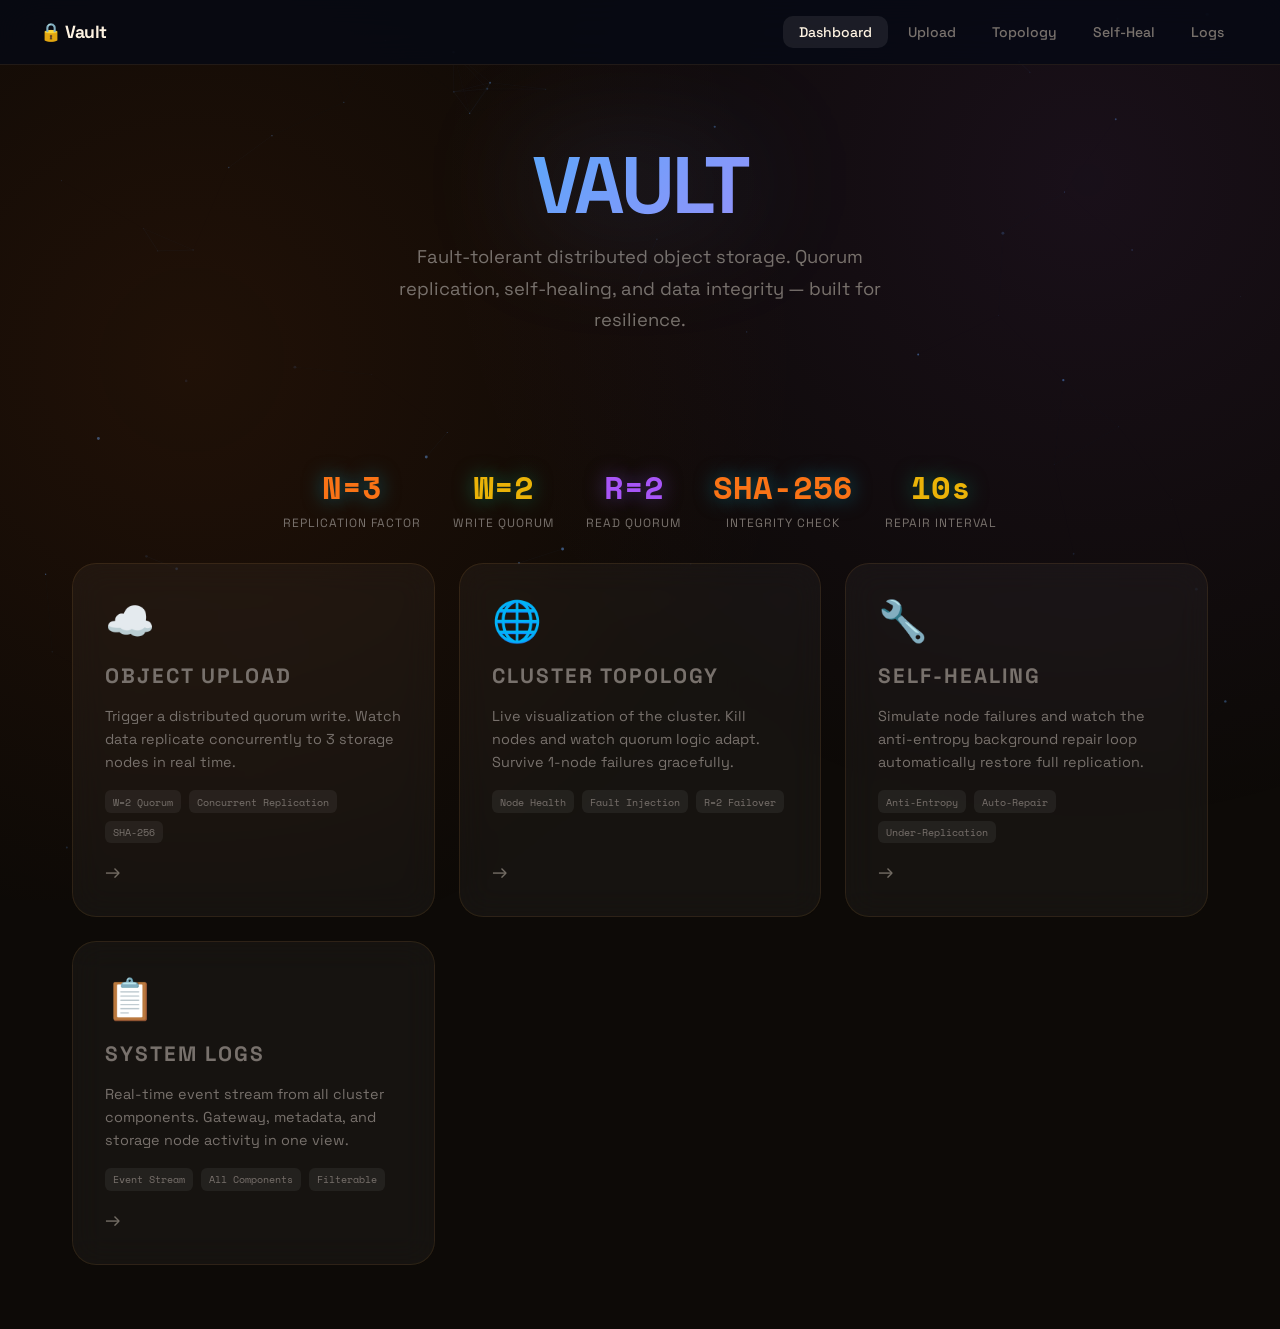
<file: index.html>
<!DOCTYPE html>
<html lang="en">
<head>
    <meta charset="UTF-8">
    <meta name="viewport" content="width=device-width, initial-scale=1.0">
    <title>Vault — Dashboard</title>
    <link href="https://fonts.googleapis.com/css2?family=Space+Grotesk:wght@300;400;500;600;700&family=Space+Mono:wght@400;700&display=swap" rel="stylesheet">
    <link rel="stylesheet" href="shared.css">
    <style>
        .hero { text-align: center; padding: 5rem 2rem 3rem; position: relative; z-index: 2; }
        .hero h1 {
            font-size: 5rem; font-weight: 700; letter-spacing: -3px; line-height: 1;
            background: linear-gradient(135deg, #e2e8f0 0%, #60a5fa 40%, #a78bfa 70%, #34d399 100%);
            -webkit-background-clip: text; -webkit-text-fill-color: transparent;
            filter: drop-shadow(0 0 60px rgba(96,165,250,0.3));
            margin-bottom: 1rem;
        }
        .hero p { color: var(--muted); font-size: 1.15rem; max-width: 500px; margin: 0 auto 3rem; line-height: 1.7; }

        .feature-grid {
            display: grid;
            grid-template-columns: repeat(auto-fit, minmax(280px, 1fr));
            gap: 1.5rem;
            max-width: 1200px;
            margin: 0 auto;
            padding: 0 2rem 4rem;
            position: relative; z-index: 2;
        }

        .feature-card {
            background: var(--glass);
            border: 1px solid var(--glass-border);
            border-radius: 24px;
            padding: 2rem;
            text-decoration: none;
            color: var(--text);
            transition: all 0.3s cubic-bezier(0.4, 0, 0.2, 1);
            display: flex; flex-direction: column; gap: 1rem;
            position: relative; overflow: hidden;
            backdrop-filter: blur(16px);
        }

        .feature-card::before {
            content: ''; position: absolute; inset: 0;
            opacity: 0; transition: opacity 0.3s ease;
        }
        .feature-card.blue::before  { background: radial-gradient(circle at 30% 30%, rgba(37,99,235,0.15), transparent 60%); }
        .feature-card.green::before { background: radial-gradient(circle at 30% 30%, rgba(16,185,129,0.15), transparent 60%); }
        .feature-card.purple::before{ background: radial-gradient(circle at 30% 30%, rgba(139,92,246,0.15), transparent 60%); }
        .feature-card.amber::before { background: radial-gradient(circle at 30% 30%, rgba(245,158,11,0.15), transparent 60%); }

        .feature-card:hover { transform: translateY(-6px); border-color: rgba(255,255,255,0.15); }
        .feature-card:hover::before { opacity: 1; }
        .feature-card.blue:hover  { box-shadow: 0 20px 60px -15px rgba(37,99,235,0.4); }
        .feature-card.green:hover { box-shadow: 0 20px 60px -15px rgba(16,185,129,0.4); }
        .feature-card.purple:hover{ box-shadow: 0 20px 60px -15px rgba(139,92,246,0.4); }
        .feature-card.amber:hover { box-shadow: 0 20px 60px -15px rgba(245,158,11,0.4); }

        .card-icon { font-size: 2.5rem; }
        .card-title { font-size: 1.3rem; font-weight: 700; }
        .card-desc { font-size: 0.9rem; color: var(--muted); line-height: 1.6; }
        .card-arrow { margin-top: auto; font-size: 1.2rem; opacity: 0.4; transition: opacity 0.2s, transform 0.2s; }
        .feature-card:hover .card-arrow { opacity: 1; transform: translateX(6px); }

        .badge-row { display: flex; gap: 0.5rem; flex-wrap: wrap; }
        .badge {
            font-family: 'Space Mono', monospace; font-size: 0.65rem;
            padding: 0.2rem 0.5rem; border-radius: 6px;
            background: rgba(255,255,255,0.06); color: var(--muted);
        }

        .metrics-bar {
            display: flex; gap: 2rem; justify-content: center; flex-wrap: wrap;
            padding: 2rem; max-width: 800px; margin: 0 auto;
            position: relative; z-index: 2;
        }
        .metric { text-align: center; }
        .metric-val { font-family: 'Space Mono', monospace; font-size: 2rem; font-weight: 700; }
        .metric-val.c1 { color: var(--cyan); text-shadow: 0 0 20px rgba(6,182,212,0.5); }
        .metric-val.c2 { color: var(--green); text-shadow: 0 0 20px rgba(16,185,129,0.5); }
        .metric-val.c3 { color: var(--purple); text-shadow: 0 0 20px rgba(139,92,246,0.5); }
        .metric-label { font-size: 0.75rem; text-transform: uppercase; letter-spacing: 1px; color: var(--muted); margin-top: 0.25rem; }
    </style>
</head>
<body>
<canvas id="particles"></canvas>
<nav class="nav">
    <a href="index.html" class="nav-logo">🔒 Vault</a>
    <div class="nav-links">
        <a href="index.html" class="nav-link active">Dashboard</a>
        <a href="upload.html" class="nav-link">Upload</a>
        <a href="topology.html" class="nav-link">Topology</a>
        <a href="repair.html" class="nav-link">Self-Heal</a>
        <a href="logs.html" class="nav-link">Logs</a>
    </div>
</nav>

<div class="hero">
    <h1>VAULT</h1>
    <p>Fault-tolerant distributed object storage. Quorum replication, self-healing, and data integrity — built for resilience.</p>
</div>

<div class="metrics-bar">
    <div class="metric"><div class="metric-val c1">N=3</div><div class="metric-label">Replication Factor</div></div>
    <div class="metric"><div class="metric-val c2">W=2</div><div class="metric-label">Write Quorum</div></div>
    <div class="metric"><div class="metric-val c3">R=2</div><div class="metric-label">Read Quorum</div></div>
    <div class="metric"><div class="metric-val c1">SHA-256</div><div class="metric-label">Integrity Check</div></div>
    <div class="metric"><div class="metric-val c2">10s</div><div class="metric-label">Repair Interval</div></div>
</div>

<div class="feature-grid">
    <a href="upload.html" class="feature-card blue">
        <div class="card-icon">☁️</div>
        <div class="card-title">Object Upload</div>
        <div class="card-desc">Trigger a distributed quorum write. Watch data replicate concurrently to 3 storage nodes in real time.</div>
        <div class="badge-row">
            <span class="badge">W=2 Quorum</span>
            <span class="badge">Concurrent Replication</span>
            <span class="badge">SHA-256</span>
        </div>
        <div class="card-arrow">→</div>
    </a>

    <a href="topology.html" class="feature-card green">
        <div class="card-icon">🌐</div>
        <div class="card-title">Cluster Topology</div>
        <div class="card-desc">Live visualization of the cluster. Kill nodes and watch quorum logic adapt. Survive 1-node failures gracefully.</div>
        <div class="badge-row">
            <span class="badge">Node Health</span>
            <span class="badge">Fault Injection</span>
            <span class="badge">R=2 Failover</span>
        </div>
        <div class="card-arrow">→</div>
    </a>

    <a href="repair.html" class="feature-card purple">
        <div class="card-icon">🔧</div>
        <div class="card-title">Self-Healing</div>
        <div class="card-desc">Simulate node failures and watch the anti-entropy background repair loop automatically restore full replication.</div>
        <div class="badge-row">
            <span class="badge">Anti-Entropy</span>
            <span class="badge">Auto-Repair</span>
            <span class="badge">Under-Replication</span>
        </div>
        <div class="card-arrow">→</div>
    </a>

    <a href="logs.html" class="feature-card amber">
        <div class="card-icon">📋</div>
        <div class="card-title">System Logs</div>
        <div class="card-desc">Real-time event stream from all cluster components. Gateway, metadata, and storage node activity in one view.</div>
        <div class="badge-row">
            <span class="badge">Event Stream</span>
            <span class="badge">All Components</span>
            <span class="badge">Filterable</span>
        </div>
        <div class="card-arrow">→</div>
    </a>
</div>

<script src="shared.js"></script>
</body>
</html>
</file>
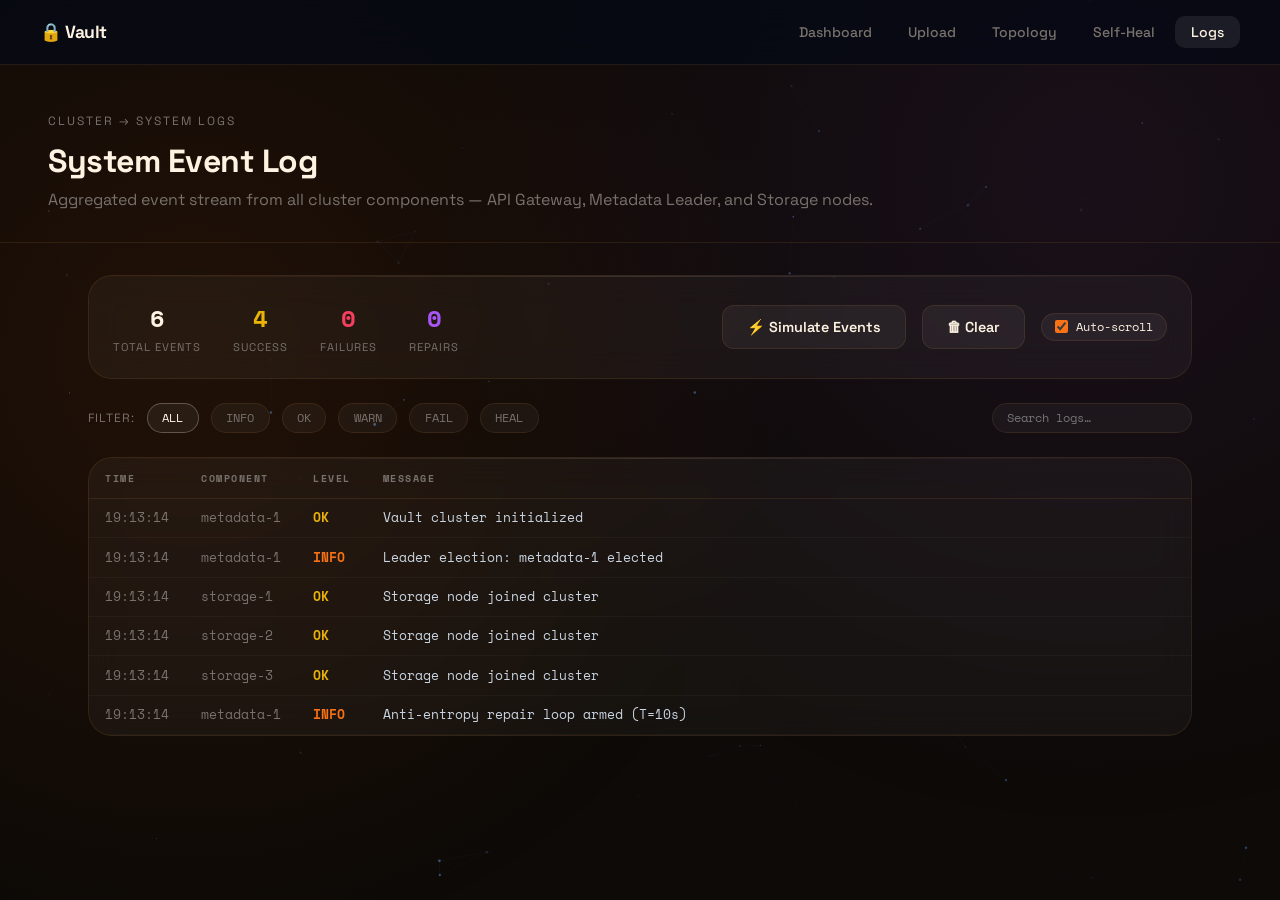
<file: logs.html>
<!DOCTYPE html>
<html lang="en">
<head>
    <meta charset="UTF-8">
    <meta name="viewport" content="width=device-width, initial-scale=1.0">
    <title>Vault — System Logs</title>
    <link href="https://fonts.googleapis.com/css2?family=Space+Grotesk:wght@300;400;500;600;700&family=Space+Mono:wght@400;700&display=swap" rel="stylesheet">
    <link rel="stylesheet" href="shared.css">
    <style>
        .log-layout { display: flex; flex-direction: column; gap: 1.5rem; }

        /* Filter bar */
        .filter-bar {
            display: flex; gap: 0.75rem; flex-wrap: wrap; align-items: center;
        }

        .filter-btn {
            padding: 0.35rem 0.9rem; border-radius: 100px;
            border: 1px solid var(--glass-border);
            background: rgba(255,255,255,0.04);
            font-family: 'Space Mono', monospace; font-size: 0.72rem;
            cursor: pointer; transition: all 0.2s ease; color: var(--muted);
        }
        .filter-btn:hover { color: var(--text); border-color: rgba(255,255,255,0.2); }
        .filter-btn.active { color: var(--text); background: rgba(255,255,255,0.1); border-color: rgba(255,255,255,0.25); }
        .filter-btn.INFO  { --c: var(--cyan); }
        .filter-btn.OK    { --c: var(--green); }
        .filter-btn.WARN  { --c: var(--amber); }
        .filter-btn.FAIL  { --c: var(--red); }
        .filter-btn.HEAL  { --c: var(--purple); }
        .filter-btn.active { color: var(--c, var(--text)); border-color: var(--c, rgba(255,255,255,0.25)); background: rgba(255,255,255,0.05); }

        /* Live log table */
        .log-table-wrap {
            flex: 1;
        }

        .log-table {
            width: 100%;
            border-collapse: collapse;
            font-family: 'Space Mono', monospace;
            font-size: 0.8rem;
        }

        .log-table th {
            text-align: left; padding: 0.75rem 1rem;
            font-size: 0.65rem; text-transform: uppercase; letter-spacing: 1.5px;
            color: var(--muted); font-weight: 600;
            border-bottom: 1px solid var(--glass-border);
        }

        .log-table td {
            padding: 0.6rem 1rem; border-bottom: 1px solid rgba(255,255,255,0.03);
            vertical-align: top;
        }

        .log-table tr { opacity: 0; animation: slideIn 0.25s forwards; }
        .log-table tr:hover td { background: rgba(255,255,255,0.02); }

        .log-table .ts { color: var(--muted); white-space: nowrap; }
        .log-table .component { color: var(--muted); white-space: nowrap; }
        .log-table .tag { font-weight: 700; white-space: nowrap; }
        .tag.INFO { color: var(--cyan); }
        .tag.OK   { color: var(--green); }
        .tag.WARN { color: var(--amber); }
        .tag.FAIL { color: var(--red); }
        .tag.HEAL { color: var(--purple); }
        .tag.DEBUG { color: var(--muted); }

        .log-table .msg { color: #cbd5e1; line-height: 1.5; word-break: break-word; }

        /* Stats row */
        .log-stats {
            display: flex; gap: 2rem; flex-wrap: wrap;
        }
        .ls { text-align: center; }
        .ls-val { font-family: 'Space Mono', monospace; font-size: 1.5rem; font-weight: 700; }
        .ls-label { font-size: 0.7rem; text-transform: uppercase; letter-spacing: 1px; color: var(--muted); margin-top: 0.2rem; }

        /* Simulate Events btn */
        .sim-panel { display: flex; gap: 1rem; flex-wrap: wrap; align-items: center; }

        .table-container { max-height: 480px; overflow-y: auto; }
    </style>
</head>
<body>
<canvas id="particles"></canvas>

<nav class="nav">
    <a href="index.html" class="nav-logo">🔒 Vault</a>
    <div class="nav-links">
        <a href="index.html" class="nav-link">Dashboard</a>
        <a href="upload.html" class="nav-link">Upload</a>
        <a href="topology.html" class="nav-link">Topology</a>
        <a href="repair.html" class="nav-link">Self-Heal</a>
        <a href="logs.html" class="nav-link active">Logs</a>
    </div>
</nav>

<div class="page-header">
    <div class="breadcrumb">Cluster → System Logs</div>
    <h2>System Event Log</h2>
    <p>Aggregated event stream from all cluster components — API Gateway, Metadata Leader, and Storage nodes.</p>
</div>

<div class="page-body">
    <div class="log-layout">

        <!-- Stats + controls -->
        <div class="card" style="padding: 1.5rem; display: flex; justify-content: space-between; align-items: center; flex-wrap: wrap; gap: 1.5rem;">
            <div class="log-stats">
                <div class="ls"><div class="ls-val" id="cnt-total" style="color:var(--text)">0</div><div class="ls-label">Total Events</div></div>
                <div class="ls"><div class="ls-val" id="cnt-ok" style="color:var(--green)">0</div><div class="ls-label">Success</div></div>
                <div class="ls"><div class="ls-val" id="cnt-fail" style="color:var(--red)">0</div><div class="ls-label">Failures</div></div>
                <div class="ls"><div class="ls-val" id="cnt-heal" style="color:var(--purple)">0</div><div class="ls-label">Repairs</div></div>
            </div>

            <div class="sim-panel">
                <button class="btn btn-ghost" onclick="simulateEvents()">⚡ Simulate Events</button>
                <button class="btn btn-ghost" onclick="clearLogs()">🗑 Clear</button>
                <label class="chip" style="cursor:pointer; gap:0.5rem; user-select:none;">
                    <input type="checkbox" id="autoScroll" checked style="accent-color:var(--cyan)">
                    <span>Auto-scroll</span>
                </label>
            </div>
        </div>

        <!-- Filter bar -->
        <div class="filter-bar">
            <span style="font-size: 0.75rem; color:var(--muted); text-transform:uppercase; letter-spacing:1px;">Filter:</span>
            <button class="filter-btn active" onclick="setFilter('ALL')" data-tag="ALL">ALL</button>
            <button class="filter-btn INFO"  onclick="setFilter('INFO')"  data-tag="INFO">INFO</button>
            <button class="filter-btn OK"    onclick="setFilter('OK')"    data-tag="OK">OK</button>
            <button class="filter-btn WARN"  onclick="setFilter('WARN')"  data-tag="WARN">WARN</button>
            <button class="filter-btn FAIL"  onclick="setFilter('FAIL')"  data-tag="FAIL">FAIL</button>
            <button class="filter-btn HEAL"  onclick="setFilter('HEAL')"  data-tag="HEAL">HEAL</button>
            <input type="text" id="searchInput" placeholder="Search logs…" oninput="applySearch()"
                style="margin-left:auto; padding:0.35rem 0.9rem; border-radius:100px; border:1px solid var(--glass-border); background:rgba(255,255,255,0.04); color:var(--text); font-family:'Space Mono',monospace; font-size:0.75rem; outline:none; width:200px;">
        </div>

        <!-- Log table -->
        <div class="card" style="padding: 0; overflow: hidden;">
            <div class="table-container" id="tableContainer">
                <table class="log-table">
                    <thead>
                        <tr>
                            <th style="width:90px">Time</th>
                            <th style="width:110px">Component</th>
                            <th style="width:60px">Level</th>
                            <th>Message</th>
                        </tr>
                    </thead>
                    <tbody id="logBody"></tbody>
                </table>
            </div>
        </div>
    </div>
</div>

<script src="shared.js"></script>
<script>
    let allLogs = [];
    let activeFilter = 'ALL';
    let searchTerm = '';
    const counts = { total: 0, ok: 0, fail: 0, heal: 0 };

    const COMPONENTS = ['api-gateway', 'metadata-1', 'storage-1', 'storage-2', 'storage-3'];

    function addLogRow(ts, component, tag, msg, animate = true) {
        allLogs.push({ ts, component, tag, msg });
        counts.total++;
        if (tag === 'OK')   counts.ok++;
        if (tag === 'FAIL') counts.fail++;
        if (tag === 'HEAL') counts.heal++;
        updateCounts();

        // Persist to shared store
        const feed = Store.get('logFeed', []);
        feed.push({ ts, tag, msg: `[${component}] ${msg}` });
        if (feed.length > 300) feed.shift();
        Store.set('logFeed', feed);

        renderTable();
    }

    function updateCounts() {
        document.getElementById('cnt-total').textContent = counts.total;
        document.getElementById('cnt-ok').textContent = counts.ok;
        document.getElementById('cnt-fail').textContent = counts.fail;
        document.getElementById('cnt-heal').textContent = counts.heal;
    }

    function setFilter(tag) {
        activeFilter = tag;
        document.querySelectorAll('.filter-btn').forEach(b => {
            b.classList.toggle('active', b.dataset.tag === tag);
        });
        renderTable();
    }

    function applySearch() {
        searchTerm = document.getElementById('searchInput').value.toLowerCase();
        renderTable();
    }

    function renderTable() {
        const tbody = document.getElementById('logBody');
        tbody.innerHTML = '';
        const filtered = allLogs.filter(l => {
            if (activeFilter !== 'ALL' && l.tag !== activeFilter) return false;
            if (searchTerm && !l.msg.toLowerCase().includes(searchTerm) && !l.component.toLowerCase().includes(searchTerm)) return false;
            return true;
        });

        filtered.slice(-200).forEach(l => {
            const tr = document.createElement('tr');
            tr.innerHTML = `
                <td class="ts">${l.ts}</td>
                <td class="component">${l.component}</td>
                <td class="tag ${l.tag}">${l.tag}</td>
                <td class="msg">${l.msg}</td>
            `;
            tbody.appendChild(tr);
        });

        if (document.getElementById('autoScroll').checked) {
            const c = document.getElementById('tableContainer');
            c.scrollTo({ top: c.scrollHeight, behavior: 'smooth' });
        }
    }

    function clearLogs() {
        allLogs = []; counts.total = 0; counts.ok = 0; counts.fail = 0; counts.heal = 0;
        updateCounts(); renderTable();
    }

    // Simulate a stream of realistic cluster events
    function simulateEvents() {
        const events = [
            ['api-gateway', 'INFO',  'PUT /objects/report-2026.pdf received'],
            ['api-gateway', 'INFO',  'Requesting placement from metadata-1'],
            ['metadata-1',  'INFO',  'Placement computed: storage-1, storage-2, storage-3'],
            ['api-gateway', 'INFO',  'Dispatching chunk writes to 3 nodes'],
            ['storage-1',   'OK',    'Chunk written — sha256: a3f2...9c1'],
            ['storage-2',   'OK',    'Chunk written — sha256: a3f2...9c1'],
            ['storage-3',   'OK',    'Chunk written — sha256: a3f2...9c1'],
            ['api-gateway', 'OK',    'Write quorum achieved (3/3). Committing.'],
            ['metadata-1',  'OK',    'Object committed: obj-abc123'],
            ['metadata-1',  'INFO',  '[Anti-Entropy] Repair cycle started'],
            ['metadata-1',  'INFO',  '[Anti-Entropy] All 3 replicas healthy — no action needed'],
            ['storage-2',   'WARN',  'Disk usage at 72% — approaching threshold'],
            ['api-gateway', 'INFO',  'GET /objects/report-2026.pdf received'],
            ['metadata-1',  'INFO',  'Resolving replicas for obj-abc123'],
            ['storage-1',   'OK',    'Chunk served — checksum verified'],
            ['api-gateway', 'OK',    'Read served in 12ms'],
            ['storage-1',   'FAIL',  'Heartbeat LOST — node DEAD'],
            ['metadata-1',  'WARN',  'Cluster degraded: 2/3 nodes healthy'],
            ['metadata-1',  'INFO',  '[Anti-Entropy] Repair loop detected under-replication'],
            ['metadata-1',  'WARN',  '[Anti-Entropy] 3 chunks under-replicated on storage-1'],
            ['storage-1',   'INFO',  'Node reconnected to cluster'],
            ['metadata-1',  'HEAL',  '[Repair] Orchestrating: storage-2 → storage-1'],
            ['storage-2',   'HEAL',  'Chunk stream: 1/3 sent'],
            ['storage-2',   'HEAL',  'Chunk stream: 2/3 sent'],
            ['storage-2',   'HEAL',  'Chunk stream: 3/3 sent'],
            ['storage-1',   'HEAL',  'All 3 chunks received and verified'],
            ['metadata-1',  'HEAL',  '[Repair] storage-1 fully repaired — N=3 restored'],
            ['metadata-1',  'OK',    'Cluster OPERATIONAL — all nodes healthy'],
        ];

        let delay = 0;
        events.forEach(([comp, tag, msg]) => {
            setTimeout(() => {
                const ts = new Date().toLocaleTimeString('en', { hour12: false });
                addLogRow(ts, comp, tag, msg);
            }, delay);
            delay += 250 + Math.random() * 150;
        });
    }

    // Load persisted logs from other pages
    function loadPersistedLogs() {
        const feed = Store.get('logFeed', []);
        feed.forEach(l => {
            allLogs.push({ ts: l.ts, component: 'cluster', tag: l.tag, msg: l.msg });
            counts.total++;
            if (l.tag === 'OK')   counts.ok++;
            if (l.tag === 'FAIL') counts.fail++;
            if (l.tag === 'HEAL') counts.heal++;
        });
        updateCounts();
        renderTable();
    }

    loadPersistedLogs();

    // Add some boot events if empty
    if (allLogs.length === 0) {
        const ts = new Date().toLocaleTimeString('en', { hour12: false });
        addLogRow(ts, 'metadata-1', 'OK',   'Vault cluster initialized');
        addLogRow(ts, 'metadata-1', 'INFO', 'Leader election: metadata-1 elected');
        addLogRow(ts, 'storage-1',  'OK',   'Storage node joined cluster');
        addLogRow(ts, 'storage-2',  'OK',   'Storage node joined cluster');
        addLogRow(ts, 'storage-3',  'OK',   'Storage node joined cluster');
        addLogRow(ts, 'metadata-1', 'INFO', 'Anti-entropy repair loop armed (T=10s)');
    }
</script>
</body>
</html>
</file>
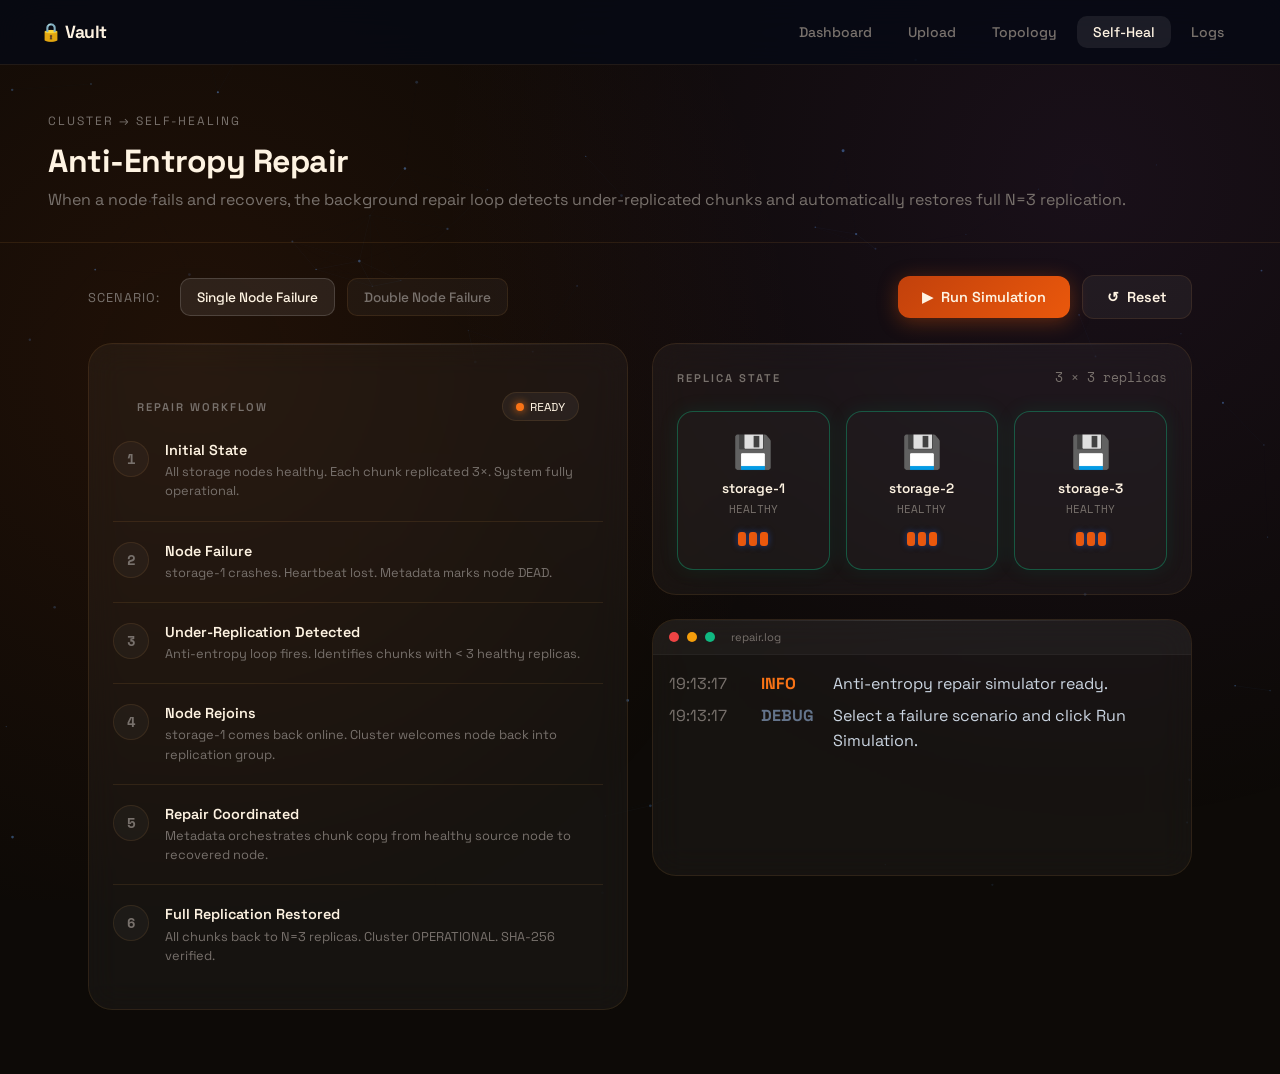
<file: repair.html>
<!DOCTYPE html>
<html lang="en">
<head>
    <meta charset="UTF-8">
    <meta name="viewport" content="width=device-width, initial-scale=1.0">
    <title>Vault — Self-Healing</title>
    <link href="https://fonts.googleapis.com/css2?family=Space+Grotesk:wght@300;400;500;600;700&family=Space+Mono:wght@400;700&display=swap" rel="stylesheet">
    <link rel="stylesheet" href="shared.css">
    <style>
        .heal-layout { display: grid; grid-template-columns: 1fr 1fr; gap: 1.5rem; }

        /* Step-by-step tracker */
        .step-list { display: flex; flex-direction: column; gap: 0; }

        .step-item {
            display: flex; gap: 1rem; padding: 1.25rem 0;
            border-bottom: 1px solid var(--glass-border);
            position: relative;
        }
        .step-item:last-child { border-bottom: none; }

        .step-num {
            width: 36px; height: 36px; border-radius: 50%; flex-shrink: 0;
            display: flex; align-items: center; justify-content: center;
            font-family: 'Space Mono', monospace; font-size: 0.85rem; font-weight: 700;
            border: 1px solid var(--glass-border); background: rgba(255,255,255,0.03);
            color: var(--muted); transition: all 0.4s ease;
        }

        .step-item.active .step-num   { border-color: var(--cyan); color: var(--cyan); background: rgba(6,182,212,0.1); box-shadow: 0 0 15px rgba(6,182,212,0.3); }
        .step-item.done .step-num     { border-color: var(--green); color: var(--green); background: rgba(16,185,129,0.1); }
        .step-item.error-step .step-num { border-color: var(--red); color: var(--red); background: rgba(239,68,68,0.1); }

        .step-body { flex: 1; }
        .step-title { font-weight: 600; font-size: 0.9rem; margin-bottom: 0.2rem; transition: color 0.3s; }
        .step-desc { font-size: 0.8rem; color: var(--muted); line-height: 1.5; }
        .step-item.active .step-title { color: var(--cyan); }
        .step-item.done  .step-title  { color: var(--green); }
        .step-item.error-step .step-title { color: var(--red); }

        .step-status {
            font-family: 'Space Mono', monospace; font-size: 0.7rem;
            margin-top: 0.5rem; display: none;
            padding: 0.25rem 0.6rem; border-radius: 6px; width: fit-content;
        }
        .step-item.active .step-status, .step-item.done .step-status { display: block; }
        .step-item.active .step-status { background: rgba(6,182,212,0.1); color: var(--cyan); }
        .step-item.done   .step-status { background: rgba(16,185,129,0.1); color: var(--green); }

        /* Replica grid */
        .replica-grid {
            display: grid; grid-template-columns: repeat(3, 1fr); gap: 1rem;
            padding: 1.5rem;
        }

        .replica-card {
            background: rgba(255,255,255,0.02); border: 1px solid var(--glass-border);
            border-radius: 16px; padding: 1.25rem; text-align: center;
            transition: all 0.4s cubic-bezier(0.4,0,0.2,1);
        }

        .replica-card.healthy { border-color: rgba(16,185,129,0.4); box-shadow: 0 0 20px rgba(16,185,129,0.1); }
        .replica-card.dead    { border-color: rgba(239,68,68,0.4); opacity: 0.55; filter: grayscale(0.8); }
        .replica-card.repairing { border-color: rgba(6,182,212,0.8); box-shadow: 0 0 30px rgba(6,182,212,0.3); animation: repairPulse 1s infinite; }
        .replica-card.repaired  { border-color: rgba(139,92,246,0.7); box-shadow: 0 0 30px rgba(139,92,246,0.3); }

        @keyframes repairPulse { 0%,100%{box-shadow:0 0 20px rgba(6,182,212,0.3)} 50%{box-shadow:0 0 40px rgba(6,182,212,0.7)} }

        .rc-icon { font-size: 2rem; margin-bottom: 0.5rem; }
        .rc-name { font-weight: 600; font-size: 0.85rem; }
        .rc-state { font-family: 'Space Mono', monospace; font-size: 0.68rem; color: var(--muted); margin-top: 0.25rem; }

        .rc-chunks {
            margin-top: 0.75rem; display: flex; gap: 3px; justify-content: center; flex-wrap: wrap;
            min-height: 20px; align-items: center;
        }
        .chunk-block {
            width: 8px; height: 14px; border-radius: 3px; background: var(--blue);
            box-shadow: 0 0 6px rgba(37,99,235,0.5);
            animation: popBlock 0.3s cubic-bezier(0.175,0.885,0.32,1.275);
        }
        .chunk-block.missing  { background: rgba(255,255,255,0.1); box-shadow: none; }
        .chunk-block.repaired { background: var(--purple); box-shadow: 0 0 6px rgba(139,92,246,0.5); }

        @keyframes popBlock { 0%{transform:scale(0);opacity:0} 100%{transform:scale(1);opacity:1} }

        /* Scenario selector */
        .scenario-btn {
            padding: 0.6rem 1rem; border-radius: 10px; border: 1px solid var(--glass-border);
            background: rgba(255,255,255,0.04); color: var(--muted);
            font-family: 'Space Grotesk', sans-serif; font-size: 0.85rem; font-weight: 500;
            cursor: pointer; transition: all 0.2s ease;
        }
        .scenario-btn:hover, .scenario-btn.active {
            background: rgba(255,255,255,0.08); color: var(--text); border-color: rgba(255,255,255,0.15);
        }
    </style>
</head>
<body>
<canvas id="particles"></canvas>

<nav class="nav">
    <a href="index.html" class="nav-logo">🔒 Vault</a>
    <div class="nav-links">
        <a href="index.html" class="nav-link">Dashboard</a>
        <a href="upload.html" class="nav-link">Upload</a>
        <a href="topology.html" class="nav-link">Topology</a>
        <a href="repair.html" class="nav-link active">Self-Heal</a>
        <a href="logs.html" class="nav-link">Logs</a>
    </div>
</nav>

<div class="page-header">
    <div class="breadcrumb">Cluster → Self-Healing</div>
    <h2>Anti-Entropy Repair</h2>
    <p>When a node fails and recovers, the background repair loop detects under-replicated chunks and automatically restores full N=3 replication.</p>
</div>

<div class="page-body">
    <div style="display:flex; gap:0.75rem; margin-bottom:1.5rem; flex-wrap:wrap; align-items:center;">
        <span style="font-size:0.8rem; color:var(--muted); text-transform:uppercase; letter-spacing:1px; margin-right:0.5rem;">Scenario:</span>
        <button class="scenario-btn active" onclick="selectScenario('single')">Single Node Failure</button>
        <button class="scenario-btn" onclick="selectScenario('double')">Double Node Failure</button>
        <button class="btn btn-primary" id="runBtn" onclick="runScenario()" style="margin-left:auto;">▶ &nbsp;Run Simulation</button>
        <button class="btn btn-ghost" onclick="resetScenario()">↺ &nbsp;Reset</button>
    </div>

    <div class="heal-layout">
        <!-- Steps panel -->
        <div class="card" style="padding: 1.5rem;">
            <div class="card-header" style="margin-bottom: 0;">
                <span class="card-title">Repair Workflow</span>
                <span id="overallStatus" class="chip"><span class="chip-dot cyan"></span>READY</span>
            </div>
            <div class="step-list" id="stepList">
                <div class="step-item" id="step-1">
                    <div class="step-num">1</div>
                    <div class="step-body">
                        <div class="step-title">Initial State</div>
                        <div class="step-desc">All storage nodes healthy. Each chunk replicated 3×. System fully operational.</div>
                        <div class="step-status" id="ss-1">HEALTHY</div>
                    </div>
                </div>
                <div class="step-item" id="step-2">
                    <div class="step-num">2</div>
                    <div class="step-body">
                        <div class="step-title">Node Failure</div>
                        <div class="step-desc">storage-1 crashes. Heartbeat lost. Metadata marks node DEAD.</div>
                        <div class="step-status" id="ss-2">NODE DEAD</div>
                    </div>
                </div>
                <div class="step-item" id="step-3">
                    <div class="step-num">3</div>
                    <div class="step-body">
                        <div class="step-title">Under-Replication Detected</div>
                        <div class="step-desc">Anti-entropy loop fires. Identifies chunks with &lt; 3 healthy replicas.</div>
                        <div class="step-status" id="ss-3">LOOP FIRED</div>
                    </div>
                </div>
                <div class="step-item" id="step-4">
                    <div class="step-num">4</div>
                    <div class="step-body">
                        <div class="step-title">Node Rejoins</div>
                        <div class="step-desc">storage-1 comes back online. Cluster welcomes node back into replication group.</div>
                        <div class="step-status" id="ss-4">REJOINED</div>
                    </div>
                </div>
                <div class="step-item" id="step-5">
                    <div class="step-num">5</div>
                    <div class="step-body">
                        <div class="step-title">Repair Coordinated</div>
                        <div class="step-desc">Metadata orchestrates chunk copy from healthy source node to recovered node.</div>
                        <div class="step-status" id="ss-5">REPAIRING…</div>
                    </div>
                </div>
                <div class="step-item" id="step-6">
                    <div class="step-num">6</div>
                    <div class="step-body">
                        <div class="step-title">Full Replication Restored</div>
                        <div class="step-desc">All chunks back to N=3 replicas. Cluster OPERATIONAL. SHA-256 verified.</div>
                        <div class="step-status" id="ss-6">HEALED ✓</div>
                    </div>
                </div>
            </div>
        </div>

        <!-- Visual replica grid + log -->
        <div style="display:flex; flex-direction:column; gap:1.5rem;">
            <div class="card" style="padding:0;">
                <div class="card-header" style="padding:1.5rem 1.5rem 0; margin-bottom:0;">
                    <span class="card-title">Replica State</span>
                    <span id="replicaCount" style="font-family:'Space Mono',monospace; font-size:0.8rem; color:var(--muted);">3 × 3 replicas</span>
                </div>
                <div class="replica-grid" id="replicaGrid">
                    <!-- Storage 1 -->
                    <div class="replica-card healthy" id="rc-s1">
                        <div class="rc-icon">💾</div>
                        <div class="rc-name">storage-1</div>
                        <div class="rc-state" id="rc-s1-state">HEALTHY</div>
                        <div class="rc-chunks" id="chunks-s1">
                            <div class="chunk-block"></div>
                            <div class="chunk-block"></div>
                            <div class="chunk-block"></div>
                        </div>
                    </div>
                    <!-- Storage 2 -->
                    <div class="replica-card healthy" id="rc-s2">
                        <div class="rc-icon">💾</div>
                        <div class="rc-name">storage-2</div>
                        <div class="rc-state" id="rc-s2-state">HEALTHY</div>
                        <div class="rc-chunks" id="chunks-s2">
                            <div class="chunk-block"></div>
                            <div class="chunk-block"></div>
                            <div class="chunk-block"></div>
                        </div>
                    </div>
                    <!-- Storage 3 -->
                    <div class="replica-card healthy" id="rc-s3">
                        <div class="rc-icon">💾</div>
                        <div class="rc-name">storage-3</div>
                        <div class="rc-state" id="rc-s3-state">HEALTHY</div>
                        <div class="rc-chunks" id="chunks-s3">
                            <div class="chunk-block"></div>
                            <div class="chunk-block"></div>
                            <div class="chunk-block"></div>
                        </div>
                    </div>
                </div>
            </div>

            <div class="card" style="padding:0;">
                <div class="terminal-bar">
                    <div class="term-dot" style="background:#ef4444"></div>
                    <div class="term-dot" style="background:#f59e0b"></div>
                    <div class="term-dot" style="background:#10b981"></div>
                    <span style="margin-left:0.5rem">repair.log</span>
                </div>
                <div class="terminal-body" id="repairLog" style="height:220px; overflow-y:auto;"></div>
            </div>
        </div>
    </div>
</div>

<script src="shared.js"></script>
<script>
    const log = (m, t='INFO') => appendLog('repairLog', m, t);
    let scenario = 'single';
    let running = false;

    function selectScenario(s) {
        scenario = s;
        document.querySelectorAll('.scenario-btn').forEach((b, i) => {
            b.classList.toggle('active', (i===0 && s==='single') || (i===1 && s==='double'));
        });
        resetScenario();
    }

    function setStep(num, state) {
        const el = document.getElementById('step-' + num);
        el.className = 'step-item ' + state;
    }

    function setReplica(id, state, stateText) {
        const card = document.getElementById('rc-' + id);
        card.className = 'replica-card ' + state;
        document.getElementById('rc-' + id + '-state').textContent = stateText;
    }

    function setChunks(id, count, type = 'normal') {
        const el = document.getElementById('chunks-' + id);
        el.innerHTML = '';
        for (let i = 0; i < 3; i++) {
            const b = document.createElement('div');
            if (i < count) {
                b.className = 'chunk-block' + (type === 'repaired' ? ' repaired' : '');
            } else {
                b.className = 'chunk-block missing';
            }
            el.appendChild(b);
        }
    }

    function delay(ms) { return new Promise(r => setTimeout(r, ms)); }

    function resetScenario() {
        if (running) return;
        for (let i = 1; i <= 6; i++) setStep(i, '');
        setReplica('s1', 'healthy', 'HEALTHY'); setChunks('s1', 3);
        setReplica('s2', 'healthy', 'HEALTHY'); setChunks('s2', 3);
        setReplica('s3', 'healthy', 'HEALTHY'); setChunks('s3', 3);
        document.getElementById('replicaCount').textContent = '3 × 3 replicas';
        document.getElementById('overallStatus').innerHTML = '<span class="chip-dot cyan"></span>READY';
        document.getElementById('repairLog').innerHTML = '';
        log('Scenario reset. Click Run Simulation to start.', 'DEBUG');
    }

    async function runScenario() {
        if (running) return;
        running = true;
        document.getElementById('runBtn').disabled = true;

        const isSingle = scenario === 'single';
        const failedNodes = isSingle ? ['s1'] : ['s1','s2'];

        // Step 1
        setStep(1, 'done');
        log('Cluster healthy — all chunks at N=3 replication', 'OK');
        await delay(600);

        // Step 2: Failure
        setStep(2, 'active');
        document.getElementById('overallStatus').innerHTML = '<span class="chip-dot red"></span>DEGRADED';
        for (const n of failedNodes) {
            setReplica(n, 'dead', 'DEAD');
            setChunks(n, 0);
            log(`storage-${n.slice(1)} — heartbeat LOST, node DEAD`, 'FAIL');
            await delay(400);
        }
        await delay(600);
        setStep(2, 'done');

        // Step 3: Detection
        setStep(3, 'active');
        log('[Anti-Entropy] Repair loop fired at T+10s', 'WARN');
        await delay(500);
        const missing = failedNodes.length;
        log(`[Anti-Entropy] Detected ${missing * 3} under-replicated chunks across ${missing} node(s)`, 'WARN');
        await delay(800);
        setStep(3, 'done');

        // Step 4: Rejoin
        setStep(4, 'active');
        for (const n of failedNodes) {
            log(`storage-${n.slice(1)} — coming back online...`, 'INFO');
            await delay(300);
        }
        await delay(500);
        for (const n of failedNodes) {
            setReplica(n, 'repairing', 'REPAIRING');
            log(`storage-${n.slice(1)} — rejoined cluster, awaiting repair`, 'OK');
        }
        setStep(4, 'done');

        // Step 5: Repair
        setStep(5, 'active');
        document.getElementById('overallStatus').innerHTML = '<span class="chip-dot amber"></span>REPAIRING';
        for (const n of failedNodes) {
            const srcNode = ['s1','s2','s3'].find(x => !failedNodes.includes(x));
            log(`[Repair] Copy chunks: storage-${srcNode.slice(1)} → storage-${n.slice(1)}`, 'HEAL');
            await delay(700);
            for (let c = 1; c <= 3; c++) {
                setChunks(n, c, 'repaired');
                await delay(300);
            }
        }
        setStep(5, 'done');
        await delay(400);

        // Step 6: Done
        setStep(6, 'done');
        for (const n of failedNodes) {
            setReplica(n, 'repaired', 'HEALED ✓');
        }
        document.getElementById('overallStatus').innerHTML = '<span class="chip-dot green"></span>OPERATIONAL';
        document.getElementById('replicaCount').textContent = '3 × 3 replicas';
        log('[Self-Heal] Repair complete — all chunks at N=3 replication ✓', 'HEAL');
        Store.inc('repairCount', failedNodes.length * 3);

        running = false;
        document.getElementById('runBtn').disabled = false;
    }

    log('Anti-entropy repair simulator ready.', 'INFO');
    log('Select a failure scenario and click Run Simulation.', 'DEBUG');
</script>
</body>
</html>
</file>
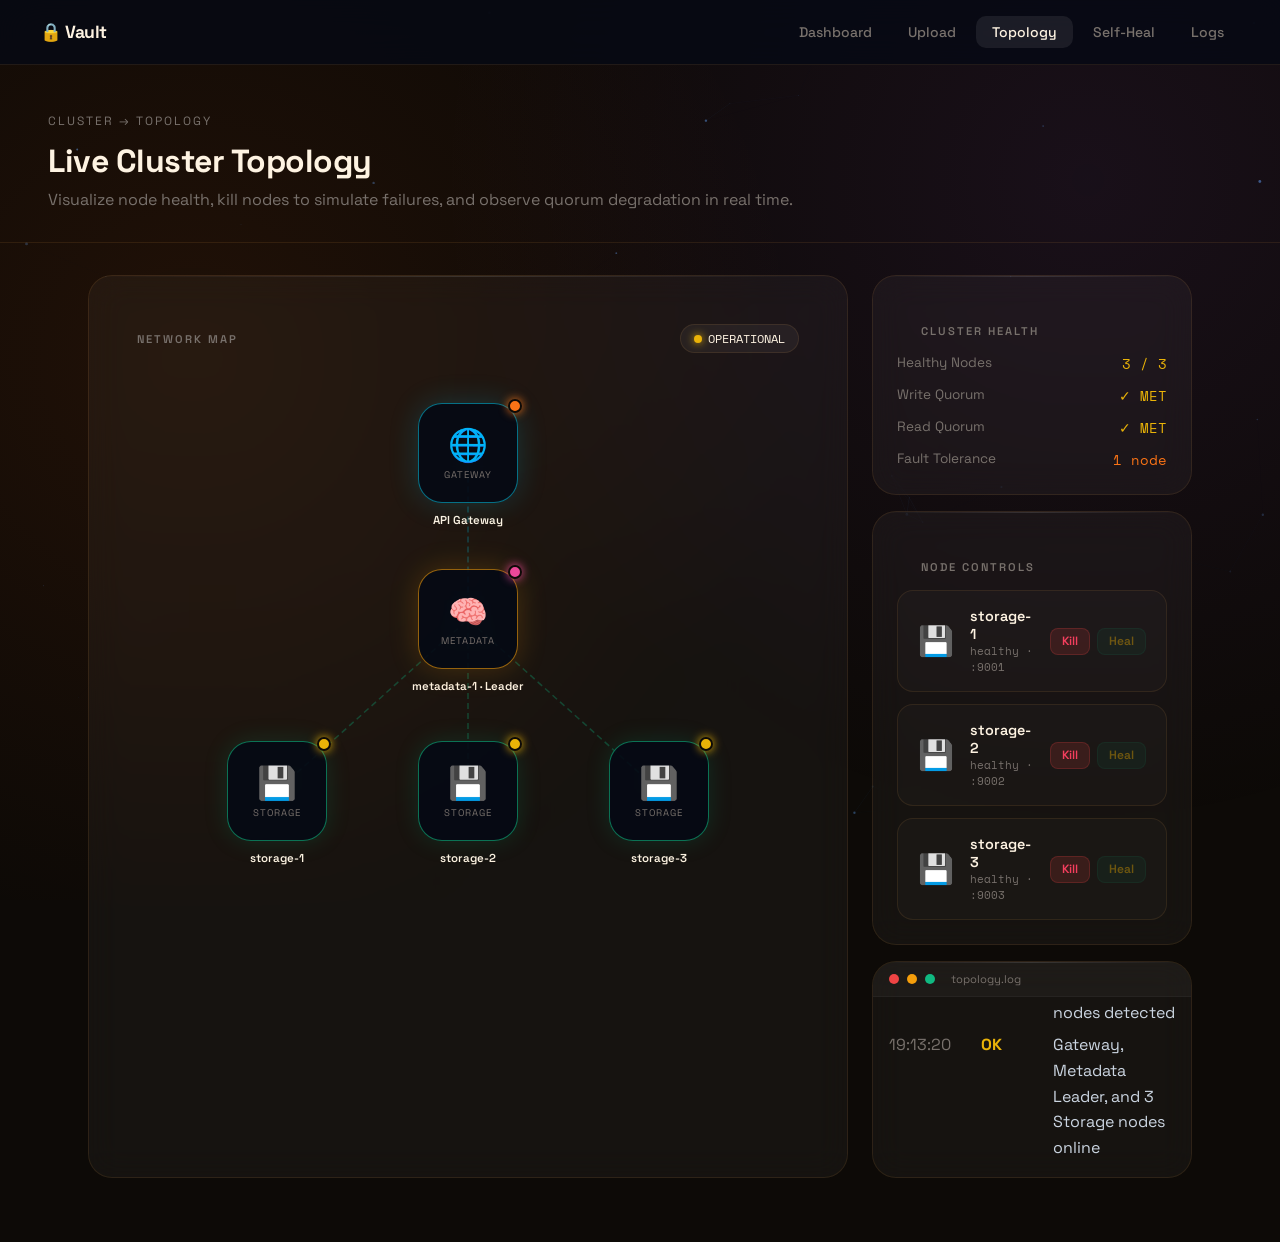
<file: topology.html>
<!DOCTYPE html>
<html lang="en">
<head>
    <meta charset="UTF-8">
    <meta name="viewport" content="width=device-width, initial-scale=1.0">
    <title>Vault — Cluster Topology</title>
    <link href="https://fonts.googleapis.com/css2?family=Space+Grotesk:wght@300;400;500;600;700&family=Space+Mono:wght@400;700&display=swap" rel="stylesheet">
    <link rel="stylesheet" href="shared.css">
    <style>
        .topo-layout { display: grid; grid-template-columns: 1fr 320px; gap: 1.5rem; }

        /* Canvas area */
        .topo-canvas-wrap {
            position: relative; height: 520px;
            display: flex; align-items: center; justify-content: center;
        }

        #topo-svg { position: absolute; inset: 0; width: 100%; height: 100%; overflow: visible; pointer-events: none; }

        .nodes-layer { position: relative; z-index: 2; width: 100%; height: 100%; }

        /* Node cards positioned absolutely */
        .topo-node {
            position: absolute;
            display: flex; flex-direction: column; align-items: center; gap: 0.6rem;
            cursor: pointer;
        }

        .node-shell {
            width: 100px; height: 100px; border-radius: 24px;
            border: 1px solid var(--glass-border);
            background: rgba(5,9,20,0.9);
            display: flex; flex-direction: column; align-items: center; justify-content: center; gap: 0.2rem;
            transition: all 0.4s cubic-bezier(0.175, 0.885, 0.32, 1.275);
            backdrop-filter: blur(16px);
            position: relative;
        }

        .topo-node .n-emoji { font-size: 2rem; }
        .topo-node .n-label { font-size: 0.6rem; text-transform: uppercase; letter-spacing: 1px; color: var(--muted); }

        .topo-node .n-caption {
            font-size: 0.72rem; font-weight: 600; text-align: center;
            white-space: nowrap;
        }

        .ping-dot {
            position: absolute; top: -5px; right: -5px;
            width: 14px; height: 14px; border-radius: 50%;
            border: 2px solid var(--bg);
        }

        /* States */
        .state-gateway .node-shell { border-color: rgba(6,182,212,0.6); box-shadow: 0 0 30px rgba(6,182,212,0.2); }
        .state-gateway .ping-dot   { background: var(--cyan); box-shadow: 0 0 10px var(--cyan); animation: pgw 2s infinite; }

        .state-leader .node-shell { border-color: rgba(245,158,11,0.6); box-shadow: 0 0 30px rgba(245,158,11,0.2); }
        .state-leader .ping-dot   { background: var(--amber); box-shadow: 0 0 10px var(--amber); animation: pgw 2s infinite; }

        .state-healthy .node-shell { border-color: rgba(16,185,129,0.6); box-shadow: 0 0 25px rgba(16,185,129,0.15); }
        .state-healthy .ping-dot  { background: var(--green); box-shadow: 0 0 10px var(--green); animation: pgw 2s infinite; }

        .state-dead .node-shell { border-color: rgba(239,68,68,0.5); opacity: 0.5; filter: grayscale(0.8); }
        .state-dead .ping-dot   { background: var(--red); animation: pdead 0.8s infinite; }

        .state-active .node-shell { transform: scale(1.08); border-color: white; box-shadow: 0 0 50px rgba(255,255,255,0.4) !important; }

        @keyframes pgw   { 0%,100%{box-shadow:0 0 0 0 rgba(6,182,212,0.7)}  50%{box-shadow:0 0 0 8px rgba(6,182,212,0)} }
        @keyframes pgw2  { 0%,100%{box-shadow:0 0 0 0 rgba(16,185,129,0.7)} 50%{box-shadow:0 0 0 8px rgba(16,185,129,0)} }
        @keyframes pdead { 0%,100%{opacity:1} 50%{opacity:0.3} }

        /* Node tooltips */
        .n-tooltip {
            position: absolute; bottom: -2.5rem; left: 50%; transform: translateX(-50%);
            white-space: nowrap; padding: 0.25rem 0.6rem; border-radius: 8px;
            background: rgba(0,0,0,0.8); border: 1px solid var(--glass-border);
            font-family: 'Space Mono', monospace; font-size: 0.65rem; color: var(--muted);
            opacity: 0; transition: opacity 0.2s; pointer-events: none;
        }
        .topo-node:hover .n-tooltip { opacity: 1; }

        /* Side panel */
        .side-controls { display: flex; flex-direction: column; gap: 1rem; }

        .node-ctrl-card {
            background: rgba(255,255,255,0.02); border: 1px solid var(--glass-border);
            border-radius: 16px; padding: 1rem 1.25rem;
            display: flex; align-items: center; gap: 1rem;
        }
        .ctrl-icon { font-size: 1.8rem; }
        .ctrl-meta { flex: 1; }
        .ctrl-name { font-weight: 600; font-size: 0.9rem; }
        .ctrl-url { font-family: 'Space Mono', monospace; font-size: 0.68rem; color: var(--muted); }
        .ctrl-actions { display: flex; gap: 0.4rem; }
        .ctrl-btn {
            padding: 0.3rem 0.7rem; border-radius: 8px; border: none;
            font-size: 0.75rem; font-weight: 600; cursor: pointer;
            transition: all 0.2s ease; font-family: 'Space Grotesk', sans-serif;
        }
        .ctrl-btn.kill { background: rgba(239,68,68,0.15); color: var(--red); border: 1px solid rgba(239,68,68,0.2); }
        .ctrl-btn.kill:hover { background: rgba(239,68,68,0.3); }
        .ctrl-btn.recover { background: rgba(16,185,129,0.15); color: var(--green); border: 1px solid rgba(16,185,129,0.2); }
        .ctrl-btn.recover:hover { background: rgba(16,185,129,0.3); }

        .status-section { display: flex; flex-direction: column; gap: 0.75rem; }
        .status-row { display: flex; justify-content: space-between; font-size: 0.85rem; }
        .status-label { color: var(--muted); }

        /* Data packet animation */
        .packet {
            position: absolute; pointer-events: none; z-index: 10;
            width: 8px; height: 8px; border-radius: 50%;
            background: white; box-shadow: 0 0 10px 2px rgba(255,255,255,0.5);
        }
    </style>
</head>
<body>
<canvas id="particles"></canvas>

<nav class="nav">
    <a href="index.html" class="nav-logo">🔒 Vault</a>
    <div class="nav-links">
        <a href="index.html" class="nav-link">Dashboard</a>
        <a href="upload.html" class="nav-link">Upload</a>
        <a href="topology.html" class="nav-link active">Topology</a>
        <a href="repair.html" class="nav-link">Self-Heal</a>
        <a href="logs.html" class="nav-link">Logs</a>
    </div>
</nav>

<div class="page-header">
    <div class="breadcrumb">Cluster → Topology</div>
    <h2>Live Cluster Topology</h2>
    <p>Visualize node health, kill nodes to simulate failures, and observe quorum degradation in real time.</p>
</div>

<div class="page-body">
    <div class="topo-layout">

        <!-- Topology canvas -->
        <div class="card" style="padding: 1.5rem;">
            <div class="card-header">
                <span class="card-title">Network Map</span>
                <span class="chip" id="clusterStatus"><span class="chip-dot green"></span>OPERATIONAL</span>
            </div>

            <div class="topo-canvas-wrap">
                <svg id="topo-svg"></svg>

                <!-- Nodes absolutely positioned -->
                <div class="nodes-layer" id="nodesLayer">
                    <div class="topo-node state-gateway" id="n-gw" style="left: 50%; top: 5%; transform: translateX(-50%);">
                        <div class="node-shell">
                            <div class="ping-dot"></div>
                            <div class="n-emoji">🌐</div>
                            <div class="n-label">Gateway</div>
                        </div>
                        <div class="n-caption">API Gateway</div>
                        <div class="n-tooltip">:8080 · Quorum Coordinator</div>
                    </div>

                    <div class="topo-node state-leader" id="n-meta" style="left: 50%; top: 37%; transform: translateX(-50%);">
                        <div class="node-shell">
                            <div class="ping-dot"></div>
                            <div class="n-emoji">🧠</div>
                            <div class="n-label">Metadata</div>
                        </div>
                        <div class="n-caption">metadata-1 · Leader</div>
                        <div class="n-tooltip">:8000 · SQLite + Repair Loop</div>
                    </div>

                    <div class="topo-node state-healthy" id="n-s1" style="left: 16%; top: 70%;">
                        <div class="node-shell">
                            <div class="ping-dot"></div>
                            <div class="n-emoji">💾</div>
                            <div class="n-label">Storage</div>
                        </div>
                        <div class="n-caption">storage-1</div>
                        <div class="n-tooltip">:9001 · <span id="tt-s1">healthy</span></div>
                    </div>

                    <div class="topo-node state-healthy" id="n-s2" style="left: 50%; top: 70%; transform: translateX(-50%);">
                        <div class="node-shell">
                            <div class="ping-dot"></div>
                            <div class="n-emoji">💾</div>
                            <div class="n-label">Storage</div>
                        </div>
                        <div class="n-caption">storage-2</div>
                        <div class="n-tooltip">:9002 · <span id="tt-s2">healthy</span></div>
                    </div>

                    <div class="topo-node state-healthy" id="n-s3" style="right: 16%; top: 70%;">
                        <div class="node-shell">
                            <div class="ping-dot"></div>
                            <div class="n-emoji">💾</div>
                            <div class="n-label">Storage</div>
                        </div>
                        <div class="n-caption">storage-3</div>
                        <div class="n-tooltip">:9003 · <span id="tt-s3">healthy</span></div>
                    </div>
                </div>
            </div>
        </div>

        <!-- Side panel -->
        <div class="side-controls">
            <div class="card" style="padding: 1.5rem;">
                <div class="card-header" style="margin-bottom: 1rem;">
                    <span class="card-title">Cluster Health</span>
                </div>
                <div class="status-section">
                    <div class="status-row"><span class="status-label">Healthy Nodes</span><span id="healthyCount" style="font-family: 'Space Mono', monospace; color: var(--green);">3 / 3</span></div>
                    <div class="status-row"><span class="status-label">Write Quorum</span><span id="wqStatus" style="font-family: 'Space Mono', monospace; color: var(--green);">✓ MET</span></div>
                    <div class="status-row"><span class="status-label">Read Quorum</span><span id="rqStatus" style="font-family: 'Space Mono', monospace; color: var(--green);">✓ MET</span></div>
                    <div class="status-row"><span class="status-label">Fault Tolerance</span><span style="font-family: 'Space Mono', monospace; color: var(--cyan);">1 node</span></div>
                </div>
            </div>

            <div class="card" style="padding: 1.5rem;">
                <div class="card-header" style="margin-bottom: 1rem;">
                    <span class="card-title">Node Controls</span>
                </div>

                <div style="display: flex; flex-direction: column; gap: 0.75rem;">
                    <div class="node-ctrl-card">
                        <div class="ctrl-icon">💾</div>
                        <div class="ctrl-meta">
                            <div class="ctrl-name">storage-1</div>
                            <div class="ctrl-url" id="s1-status-txt">healthy · :9001</div>
                        </div>
                        <div class="ctrl-actions">
                            <button class="ctrl-btn kill" id="kill-s1" onclick="killNode('s1')">Kill</button>
                            <button class="ctrl-btn recover" id="rec-s1" onclick="recoverNode('s1')" disabled style="opacity:0.4">Heal</button>
                        </div>
                    </div>

                    <div class="node-ctrl-card">
                        <div class="ctrl-icon">💾</div>
                        <div class="ctrl-meta">
                            <div class="ctrl-name">storage-2</div>
                            <div class="ctrl-url" id="s2-status-txt">healthy · :9002</div>
                        </div>
                        <div class="ctrl-actions">
                            <button class="ctrl-btn kill" id="kill-s2" onclick="killNode('s2')">Kill</button>
                            <button class="ctrl-btn recover" id="rec-s2" onclick="recoverNode('s2')" disabled style="opacity:0.4">Heal</button>
                        </div>
                    </div>

                    <div class="node-ctrl-card">
                        <div class="ctrl-icon">💾</div>
                        <div class="ctrl-meta">
                            <div class="ctrl-name">storage-3</div>
                            <div class="ctrl-url" id="s3-status-txt">healthy · :9003</div>
                        </div>
                        <div class="ctrl-actions">
                            <button class="ctrl-btn kill" id="kill-s3" onclick="killNode('s3')">Kill</button>
                            <button class="ctrl-btn recover" id="rec-s3" onclick="recoverNode('s3')" disabled style="opacity:0.4">Heal</button>
                        </div>
                    </div>
                </div>
            </div>

            <div class="card" style="padding: 0;">
                <div class="terminal-bar">
                    <div class="term-dot" style="background:#ef4444"></div>
                    <div class="term-dot" style="background:#f59e0b"></div>
                    <div class="term-dot" style="background:#10b981"></div>
                    <span style="margin-left:0.5rem">topology.log</span>
                </div>
                <div class="terminal-body" id="topoLog" style="height:180px; overflow-y:auto;"></div>
            </div>
        </div>
    </div>
</div>

<script src="shared.js"></script>
<script>
    const log = (m, t='INFO') => appendLog('topoLog', m, t);
    const NODES = { s1: true, s2: true, s3: true };

    function updateClusterStatus() {
        const alive = Object.values(NODES).filter(Boolean).length;
        document.getElementById('healthyCount').textContent = `${alive} / 3`;
        document.getElementById('healthyCount').style.color = alive >= 2 ? 'var(--green)' : 'var(--red)';
        document.getElementById('wqStatus').textContent = alive >= 2 ? '✓ MET' : '✗ NOT MET';
        document.getElementById('wqStatus').style.color = alive >= 2 ? 'var(--green)' : 'var(--red)';
        document.getElementById('rqStatus').textContent = alive >= 2 ? '✓ MET' : '✗ NOT MET';
        document.getElementById('rqStatus').style.color = alive >= 2 ? 'var(--green)' : 'var(--red)';

        const chip = document.getElementById('clusterStatus');
        if (alive === 3) chip.innerHTML = '<span class="chip-dot green"></span>OPERATIONAL';
        else if (alive === 2) chip.innerHTML = '<span class="chip-dot amber"></span>DEGRADED';
        else chip.innerHTML = '<span class="chip-dot red"></span>CRITICAL';

        // Persist dead nodes for upload page
        Store.set('deadNodes', Object.keys(NODES).filter(n => !NODES[n]));
    }

    function killNode(id) {
        if (!NODES[id]) return;
        NODES[id] = false;
        document.getElementById('n-' + id).className = 'topo-node state-dead';
        document.getElementById('tt-' + id).textContent = 'DEAD';
        document.getElementById(`s${id.slice(1)}-status-txt`).textContent = 'DEAD · connection refused';
        document.getElementById('kill-' + id).disabled = true;
        document.getElementById('kill-' + id).style.opacity = '0.4';
        document.getElementById('rec-' + id).disabled = false;
        document.getElementById('rec-' + id).style.opacity = '1';
        log(`storage-${id.slice(1)} heartbeat LOST — node marked DEAD`, 'FAIL');
        updateClusterStatus();
    }

    function recoverNode(id) {
        if (NODES[id]) return;
        NODES[id] = true;
        document.getElementById('n-' + id).className = 'topo-node state-healthy';
        document.getElementById('tt-' + id).textContent = 'healthy';
        document.getElementById(`s${id.slice(1)}-status-txt`).textContent = `healthy · :900${id.slice(1)}`;
        document.getElementById('kill-' + id).disabled = false;
        document.getElementById('kill-' + id).style.opacity = '1';
        document.getElementById('rec-' + id).disabled = true;
        document.getElementById('rec-' + id).style.opacity = '0.4';
        log(`storage-${id.slice(1)} recovered — rejoining cluster`, 'OK');
        updateClusterStatus();
    }

    // Draw SVG connections between nodes
    function drawLines() {
        const svg = document.getElementById('topo-svg');
        svg.innerHTML = '';
        const wrap = document.querySelector('.topo-canvas-wrap');
        const wRect = wrap.getBoundingClientRect();

        function center(el) {
            const shell = el.querySelector('.node-shell');
            const r = shell.getBoundingClientRect();
            return {
                x: r.left + r.width/2 - wRect.left,
                y: r.top  + r.height/2 - wRect.top
            };
        }

        const gw   = center(document.getElementById('n-gw'));
        const meta = center(document.getElementById('n-meta'));
        const s1   = center(document.getElementById('n-s1'));
        const s2   = center(document.getElementById('n-s2'));
        const s3   = center(document.getElementById('n-s3'));

        function addLine(a, b, color, dead = false) {
            const line = document.createElementNS('http://www.w3.org/2000/svg', 'line');
            line.setAttribute('x1', a.x); line.setAttribute('y1', a.y);
            line.setAttribute('x2', b.x); line.setAttribute('y2', b.y);
            line.setAttribute('stroke', dead ? 'rgba(239,68,68,0.3)' : color);
            line.setAttribute('stroke-width', '1.5');
            line.setAttribute('stroke-dasharray', dead ? '4 6' : '6 4');
            if (!dead) {
                const anim = document.createElementNS('http://www.w3.org/2000/svg','animate');
                anim.setAttribute('attributeName','stroke-dashoffset');
                anim.setAttribute('from','0'); anim.setAttribute('to','-20');
                anim.setAttribute('dur','1.5s'); anim.setAttribute('repeatCount','indefinite');
                line.appendChild(anim);
            }
            svg.appendChild(line);
        }

        addLine(gw, meta, 'rgba(6,182,212,0.3)');
        addLine(meta, s1, NODES.s1 ? 'rgba(16,185,129,0.3)' : '', !NODES.s1);
        addLine(meta, s2, NODES.s2 ? 'rgba(16,185,129,0.3)' : '', !NODES.s2);
        addLine(meta, s3, NODES.s3 ? 'rgba(16,185,129,0.3)' : '', !NODES.s3);
    }

    window.addEventListener('load', () => { setTimeout(drawLines, 200); });
    window.addEventListener('resize', () => setTimeout(drawLines, 100));

    // Redraws when node state changes
    const origKill = killNode, origRecover = recoverNode;
    window.killNode = id => { origKill(id); setTimeout(drawLines, 100); };
    window.recoverNode = id => { origRecover(id); setTimeout(drawLines, 100); };

    // Restore state from sessionStorage
    const dead = Store.get('deadNodes', []);
    dead.forEach(id => { if (NODES[id] !== undefined) killNode(id); });

    log('Topology viewer initialised — 5 nodes detected', 'INFO');
    log('Gateway, Metadata Leader, and 3 Storage nodes online', 'OK');
</script>
</body>
</html>
</file>
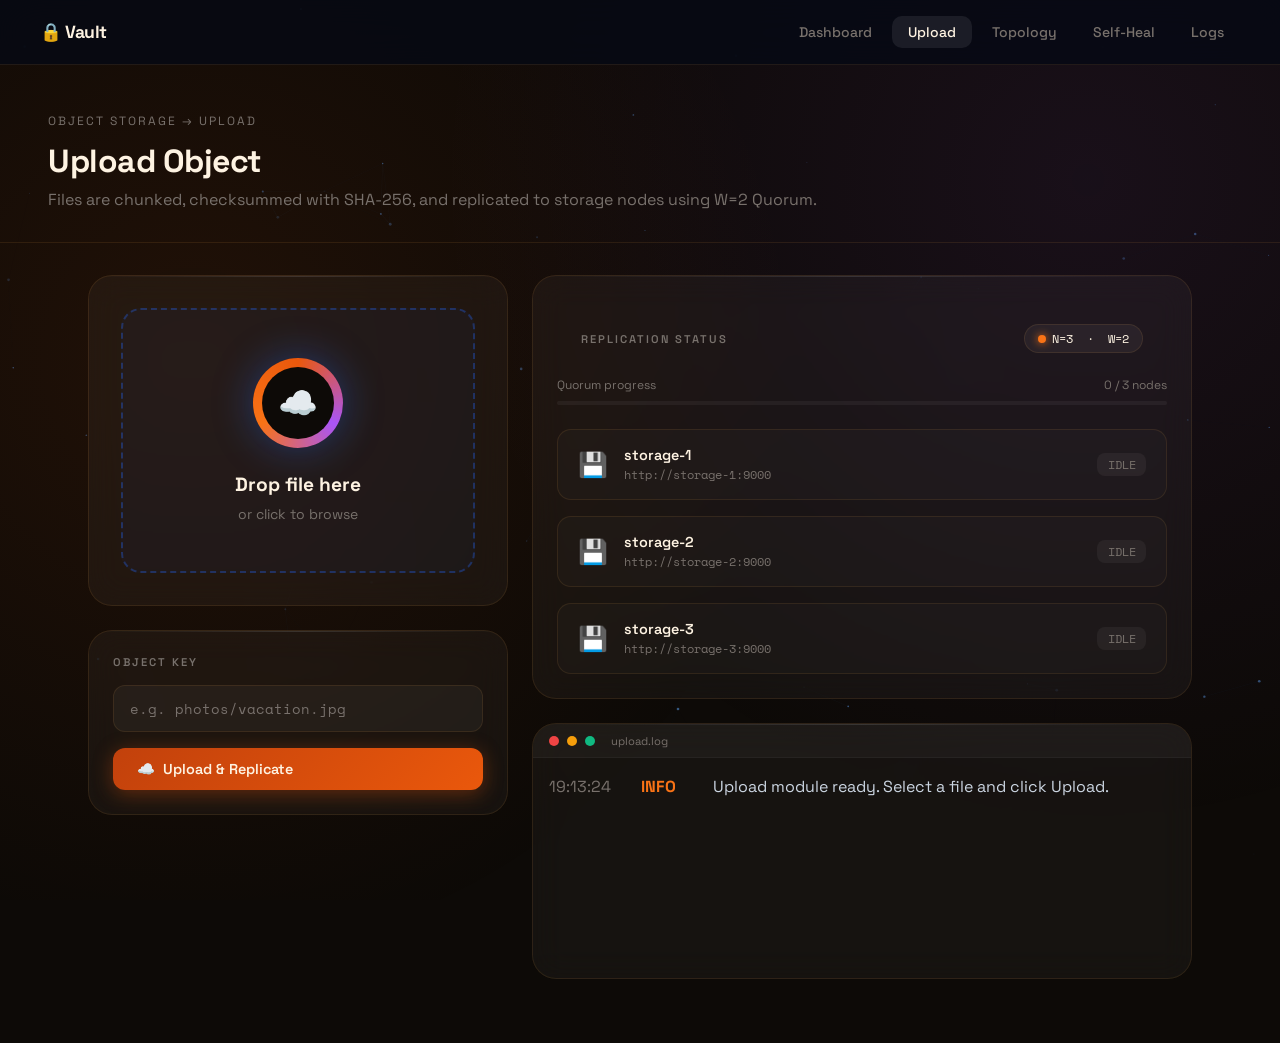
<file: upload.html>
<!DOCTYPE html>
<html lang="en">
<head>
    <meta charset="UTF-8">
    <meta name="viewport" content="width=device-width, initial-scale=1.0">
    <title>Vault — Upload Object</title>
    <link href="https://fonts.googleapis.com/css2?family=Space+Grotesk:wght@300;400;500;600;700&family=Space+Mono:wght@400;700&display=swap" rel="stylesheet">
    <link rel="stylesheet" href="shared.css">
    <style>
        .layout { display: grid; grid-template-columns: 420px 1fr; gap: 1.5rem; }

        /* Drop zone */
        .drop-zone {
            border: 2px dashed rgba(37,99,235,0.35); border-radius: 20px;
            padding: 3rem 2rem; text-align: center;
            background: rgba(37,99,235,0.04); cursor: pointer;
            transition: all 0.3s ease; position: relative; overflow: hidden;
        }
        .drop-zone:hover { border-color: var(--blue); background: rgba(37,99,235,0.08); }
        .drop-zone.dragging { border-color: var(--cyan); background: rgba(6,182,212,0.1); }

        .orb {
            width: 90px; height: 90px; margin: 0 auto 1.5rem;
            border-radius: 50%;
            background: conic-gradient(from 0deg, var(--blue), var(--purple), var(--cyan), var(--blue));
            display: flex; align-items: center; justify-content: center;
            font-size: 2rem;
            animation: spin 6s linear infinite;
            box-shadow: 0 0 40px rgba(37,99,235,0.4);
            position: relative;
        }
        .orb::after {
            content: '☁️'; position: absolute;
            width: 72px; height: 72px; border-radius: 50%;
            background: var(--bg);
            display: flex; align-items: center; justify-content: center;
            font-size: 2rem;
        }
        @keyframes spin { to { transform: rotate(360deg); } }

        .drop-zone:hover .orb { box-shadow: 0 0 60px rgba(37,99,235,0.7); }

        .drop-zone h3 { font-size: 1.2rem; font-weight: 700; margin-bottom: 0.5rem; }
        .drop-zone p { color: var(--muted); font-size: 0.875rem; }

        .file-input { display: none; }

        /* File details */
        .file-info {
            background: rgba(255,255,255,0.03); border: 1px solid var(--glass-border);
            border-radius: 14px; padding: 1rem 1.25rem;
            font-family: 'Space Mono', monospace; font-size: 0.8rem;
            display: none; gap: 0.75rem; flex-direction: column;
        }
        .file-info.show { display: flex; }
        .fi-row { display: flex; justify-content: space-between; }
        .fi-label { color: var(--muted); }
        .fi-val { color: var(--text); }

        /* Key field */
        .key-field {
            display: flex; gap: 0.75rem; align-items: center;
        }
        .key-input {
            flex: 1; background: rgba(255,255,255,0.04); border: 1px solid var(--glass-border);
            border-radius: 12px; padding: 0.75rem 1rem;
            color: var(--text); font-family: 'Space Mono', monospace; font-size: 0.875rem;
            outline: none; transition: border-color 0.2s;
        }
        .key-input:focus { border-color: rgba(37,99,235,0.6); }
        .key-input::placeholder { color: var(--muted); }

        /* Replication status */
        .nodes-grid { display: flex; flex-direction: column; gap: 1rem; }

        .node-row {
            display: flex; align-items: center; gap: 1rem;
            padding: 1rem 1.25rem; border-radius: 14px;
            border: 1px solid var(--glass-border);
            background: rgba(255,255,255,0.02);
            transition: all 0.3s ease;
        }
        .node-row .node-icon { font-size: 1.5rem; }
        .node-meta { flex: 1; }
        .node-name { font-weight: 600; font-size: 0.9rem; }
        .node-url { font-family: 'Space Mono', monospace; font-size: 0.72rem; color: var(--muted); margin-top: 2px; }

        .node-status {
            font-family: 'Space Mono', monospace; font-size: 0.75rem;
            padding: 0.2rem 0.65rem; border-radius: 8px;
        }

        .node-row.idle .node-status { background: rgba(255,255,255,0.05); color: var(--muted); }
        .node-row.writing .node-status { background: rgba(37,99,235,0.2); color: var(--cyan); }
        .node-row.success .node-status { background: rgba(16,185,129,0.15); color: var(--green); }
        .node-row.failed .node-status { background: rgba(239,68,68,0.15); color: var(--red); }

        /* Progress bar */
        .progress-track {
            height: 4px; background: rgba(255,255,255,0.05); border-radius: 4px; overflow: hidden;
        }
        .progress-fill {
            height: 100%; width: 0%; border-radius: 4px;
            background: linear-gradient(90deg, var(--blue), var(--cyan));
            transition: width 0.6s ease;
            box-shadow: 0 0 10px rgba(6,182,212,0.5);
        }

        /* Result banner */
        .result-banner {
            padding: 1rem 1.25rem; border-radius: 14px;
            font-size: 0.875rem; display: none;
        }
        .result-banner.success { background: rgba(16,185,129,0.1); border: 1px solid rgba(16,185,129,0.3); color: var(--green); }
        .result-banner.error   { background: rgba(239,68,68,0.1);  border: 1px solid rgba(239,68,68,0.3);  color: var(--red); }

        .checksum-box {
            font-family: 'Space Mono', monospace; font-size: 0.7rem;
            word-break: break-all; margin-top: 0.5rem;
            padding: 0.5rem; background: rgba(0,0,0,0.3);
            border-radius: 8px; color: var(--muted);
        }
    </style>
</head>
<body>
<canvas id="particles"></canvas>

<nav class="nav">
    <a href="index.html" class="nav-logo">🔒 Vault</a>
    <div class="nav-links">
        <a href="index.html" class="nav-link">Dashboard</a>
        <a href="upload.html" class="nav-link active">Upload</a>
        <a href="topology.html" class="nav-link">Topology</a>
        <a href="repair.html" class="nav-link">Self-Heal</a>
        <a href="logs.html" class="nav-link">Logs</a>
    </div>
</nav>

<div class="page-header">
    <div class="breadcrumb">Object Storage → Upload</div>
    <h2>Upload Object</h2>
    <p>Files are chunked, checksummed with SHA-256, and replicated to storage nodes using W=2 Quorum.</p>
</div>

<div class="page-body">
    <div class="layout">
        <!-- Left: Upload controls -->
        <div style="display: flex; flex-direction: column; gap: 1.5rem;">

            <div class="card" style="padding: 2rem;">
                <div class="drop-zone" id="dropZone" onclick="document.getElementById('fileInput').click()">
                    <div class="orb"></div>
                    <h3>Drop file here</h3>
                    <p>or click to browse</p>
                </div>
                <input type="file" id="fileInput" class="file-input">

                <div class="file-info" id="fileInfo" style="margin-top: 1rem;">
                    <div class="fi-row"><span class="fi-label">Name</span><span class="fi-val" id="fi-name">—</span></div>
                    <div class="fi-row"><span class="fi-label">Size</span><span class="fi-val" id="fi-size">—</span></div>
                    <div class="fi-row"><span class="fi-label">Type</span><span class="fi-val" id="fi-type">—</span></div>
                </div>
            </div>

            <div class="card" style="padding: 1.5rem; display: flex; flex-direction: column; gap: 1rem;">
                <div class="card-title">Object Key</div>
                <div class="key-field">
                    <input type="text" class="key-input" id="objectKey" placeholder="e.g. photos/vacation.jpg" value="">
                </div>
                <button class="btn btn-primary" id="uploadBtn" onclick="doUpload()" style="width: 100%;">
                    ☁️ &nbsp;Upload &amp; Replicate
                </button>

                <div class="result-banner" id="resultBanner"></div>
            </div>
        </div>

        <!-- Right: Replication status + log -->
        <div style="display: flex; flex-direction: column; gap: 1.5rem;">
            <div class="card" style="padding: 1.5rem;">
                <div class="card-header" style="margin-bottom: 0;">
                    <span class="card-title">Replication Status</span>
                    <span class="chip"><span class="chip-dot cyan"></span>N=3 &nbsp;·&nbsp; W=2</span>
                </div>

                <div style="padding: 1.5rem 0 0;">
                    <div style="display: flex; justify-content: space-between; font-size: 0.75rem; color: var(--muted); margin-bottom: 0.5rem;">
                        <span>Quorum progress</span>
                        <span id="quorum-count">0 / 3 nodes</span>
                    </div>
                    <div class="progress-track" style="margin-bottom: 1.5rem;">
                        <div class="progress-fill" id="progressFill"></div>
                    </div>
                </div>

                <div class="nodes-grid" id="nodesGrid">
                    <div class="node-row idle" id="row-s1">
                        <div class="node-icon">💾</div>
                        <div class="node-meta">
                            <div class="node-name">storage-1</div>
                            <div class="node-url">http://storage-1:9000</div>
                        </div>
                        <div class="node-status" id="st-s1">IDLE</div>
                    </div>
                    <div class="node-row idle" id="row-s2">
                        <div class="node-icon">💾</div>
                        <div class="node-meta">
                            <div class="node-name">storage-2</div>
                            <div class="node-url">http://storage-2:9000</div>
                        </div>
                        <div class="node-status" id="st-s2">IDLE</div>
                    </div>
                    <div class="node-row idle" id="row-s3">
                        <div class="node-icon">💾</div>
                        <div class="node-meta">
                            <div class="node-name">storage-3</div>
                            <div class="node-url">http://storage-3:9000</div>
                        </div>
                        <div class="node-status" id="st-s3">IDLE</div>
                    </div>
                </div>
            </div>

            <div class="card" style="padding: 0;">
                <div class="terminal-bar">
                    <div class="term-dot" style="background:#ef4444"></div>
                    <div class="term-dot" style="background:#f59e0b"></div>
                    <div class="term-dot" style="background:#10b981"></div>
                    <span style="margin-left: 0.5rem;">upload.log</span>
                </div>
                <div class="terminal-body" id="uploadLog" style="height: 220px; overflow-y: auto;"></div>
            </div>
        </div>
    </div>
</div>

<script src="shared.js"></script>
<script>
    const log = (m, t='INFO') => appendLog('uploadLog', m, t);
    let selectedFile = null;
    let uploadCount = 0;

    // Drag & drop
    const dz = document.getElementById('dropZone');
    dz.addEventListener('dragover', e => { e.preventDefault(); dz.classList.add('dragging'); });
    dz.addEventListener('dragleave', () => dz.classList.remove('dragging'));
    dz.addEventListener('drop', e => {
        e.preventDefault(); dz.classList.remove('dragging');
        const f = e.dataTransfer.files[0];
        if (f) setFile(f);
    });

    document.getElementById('fileInput').addEventListener('change', e => {
        if (e.target.files[0]) setFile(e.target.files[0]);
    });

    function setFile(f) {
        selectedFile = f;
        document.getElementById('fileInfo').classList.add('show');
        document.getElementById('fi-name').textContent = f.name;
        document.getElementById('fi-size').textContent = formatBytes(f.size);
        document.getElementById('fi-type').textContent = f.type || 'application/octet-stream';
        if (!document.getElementById('objectKey').value) {
            document.getElementById('objectKey').value = f.name;
        }
        log(`File selected: ${f.name} (${formatBytes(f.size)})`, 'INFO');
    }

    function formatBytes(b) {
        if (b < 1024) return b + ' B';
        if (b < 1024**2) return (b/1024).toFixed(1) + ' KB';
        return (b/1024**2).toFixed(2) + ' MB';
    }

    function setNodeState(nodeId, state, statusText) {
        const row = document.getElementById('row-' + nodeId);
        const st  = document.getElementById('st-' + nodeId);
        row.className = 'node-row ' + state;
        st.textContent = statusText;
    }

    function setProgress(n) {
        document.getElementById('quorum-count').textContent = `${n} / 3 nodes`;
        document.getElementById('progressFill').style.width = `${(n/3)*100}%`;
    }

    async function doUpload() {
        const key = document.getElementById('objectKey').value.trim();
        if (!key) { log('Object key is required', 'WARN'); return; }

        const btn = document.getElementById('uploadBtn');
        const banner = document.getElementById('resultBanner');
        btn.disabled = true;
        banner.style.display = 'none';
        setProgress(0);
        ['s1','s2','s3'].forEach(n => setNodeState(n, 'idle', 'IDLE'));

        log(`PUT /${key}`, 'INFO');
        log('Requesting placement from Metadata Leader...', 'INFO');

        await delay(400);

        // Determine which "nodes" are alive (from topology page state)
        const deadNodes = Store.get('deadNodes', []);
        const nodes = ['s1','s2','s3'].filter(n => !deadNodes.includes(n));

        if (nodes.length < 2) {
            log(`Placement FAILED: only ${nodes.length} node(s) available, W=2 not achievable`, 'FAIL');
            showBanner('error', `Write Quorum FAILED — only ${nodes.length} node(s) healthy. Need ≥ 2.`);
            btn.disabled = false;
            return;
        }

        log(`Placement OK → ${nodes.length} node(s): ${nodes.map(n=>'storage-'+n.slice(1)).join(', ')}`, 'INFO');

        // Generate fake SHA-256 checksum
        const fakeHash = Array.from({ length: 64 }, () => '0123456789abcdef'[Math.floor(Math.random()*16)]).join('');
        const objectId = 'obj-' + Date.now().toString(36) + '-' + Math.random().toString(36).slice(2,6);

        // Start writing concurrently (simulated with stagger)
        nodes.forEach(n => setNodeState(n, 'writing', 'WRITING…'));

        let successes = 0;
        const writePromises = nodes.map(async (n, i) => {
            await delay(300 + i * 150 + Math.random() * 200);
            const fail = Math.random() < 0.05; // 5% chance of failure per node
            if (fail) {
                setNodeState(n, 'failed', 'ERROR');
                log(`storage-${n.slice(1)} → write error (simulated timeout)`, 'FAIL');
            } else {
                setNodeState(n, 'success', 'WRITTEN ✓');
                successes++;
                setProgress(successes);
                log(`storage-${n.slice(1)} → chunk written, checksum verified`, 'OK');
            }
        });

        await Promise.all(writePromises);

        await delay(300);

        if (successes >= 2) {
            log(`Quorum achieved (${successes}/3). Committing to Metadata...`, 'INFO');
            await delay(350);
            log(`Metadata committed. object_id=${objectId}`, 'OK');

            uploadCount++;
            Store.inc('uploadCount');

            showBanner('success', `
                <strong>Upload successful!</strong> &nbsp;${successes}/3 replicas written.<br>
                <div class="checksum-box">object_id: ${objectId}<br>sha256: ${fakeHash}</div>
            `);
        } else {
            log(`Quorum FAILED (${successes}/3 written, need 2)`, 'FAIL');
            showBanner('error', `Write Quorum FAILED — only ${successes} replica(s) written.`);
        }

        btn.disabled = false;
    }

    function showBanner(type, html) {
        const b = document.getElementById('resultBanner');
        b.className = 'result-banner ' + type;
        b.innerHTML = html;
        b.style.display = 'block';
    }

    function delay(ms) { return new Promise(r => setTimeout(r, ms)); }

    // Init log
    log('Upload module ready. Select a file and click Upload.', 'INFO');
</script>
</body>
</html>
</file>
<file: shared.css>
:root {
    --bg: #0d0a07;
    --blue: #ea580c;
    --cyan: #f97316;
    --green: #eab308;
    --amber: #ec4899;
    --red: #f43f5e;
    --purple: #a855f7;
    --text: #fef3e2;
    --muted: #78716c;
    --glass: rgba(255,255,255,0.04);
    --glass-border: rgba(255,180,80,0.1);
}

* { box-sizing: border-box; margin: 0; padding: 0; }

body {
    font-family: 'Space Grotesk', sans-serif;
    background: var(--bg);
    color: var(--text);
    min-height: 100vh;
    overflow-x: hidden;
}

#particles {
    position: fixed; inset: 0;
    pointer-events: none; z-index: 0;
}

body::after {
    content: '';
    position: fixed; inset: 0;
    background:
        radial-gradient(circle at 15% 40%, rgba(234,88,12,0.09) 0%, transparent 50%),
        radial-gradient(circle at 85% 20%, rgba(168,85,247,0.08) 0%, transparent 50%);
    pointer-events: none; z-index: 1;
}

/* ── Nav ── */
.nav {
    position: sticky; top: 0; z-index: 100;
    display: flex; align-items: center; justify-content: space-between;
    padding: 1rem 2.5rem;
    background: rgba(5,9,20,0.8);
    border-bottom: 1px solid var(--glass-border);
    backdrop-filter: blur(20px);
}

.nav-logo {
    font-size: 1.1rem; font-weight: 700; text-decoration: none;
    color: var(--text); letter-spacing: -0.5px;
    display: flex; align-items: center; gap: 0.5rem;
}

.nav-links { display: flex; gap: 0.25rem; }

.nav-link {
    padding: 0.45rem 1rem; border-radius: 10px;
    text-decoration: none; font-size: 0.875rem; font-weight: 500;
    color: var(--muted); transition: all 0.2s ease;
}

.nav-link:hover { color: var(--text); background: rgba(255,255,255,0.06); }
.nav-link.active { color: var(--text); background: rgba(255,255,255,0.08); }

/* ── Page header ── */
.page-header {
    position: relative; z-index: 2;
    padding: 3rem 3rem 2rem;
    border-bottom: 1px solid var(--glass-border);
}

.page-header .breadcrumb {
    font-size: 0.75rem; text-transform: uppercase; letter-spacing: 2px;
    color: var(--muted); margin-bottom: 0.75rem;
}

.page-header h2 { font-size: 2rem; font-weight: 700; letter-spacing: -0.5px; }
.page-header p { color: var(--muted); margin-top: 0.5rem; }

/* ── Shared content area ── */
.page-body {
    position: relative; z-index: 2;
    padding: 2rem 3rem 4rem;
    max-width: 1200px;
    margin: 0 auto;
}

/* ── Glass card ── */
.card {
    background: var(--glass);
    border: 1px solid var(--glass-border);
    border-radius: 24px;
    backdrop-filter: blur(16px);
    position: relative; overflow: hidden;
}

.card::before {
    content: ''; position: absolute; top: 0; left: 0; right: 0;
    height: 1px;
    background: linear-gradient(90deg, transparent, rgba(255,255,255,0.12), transparent);
}

.card-header {
    padding: 1.5rem 1.5rem 0;
    display: flex; align-items: center; justify-content: space-between;
    margin-bottom: 1.5rem;
}

.card-title {
    font-size: 0.7rem; text-transform: uppercase;
    letter-spacing: 2px; color: var(--muted); font-weight: 600;
}

/* ── Buttons ── */
.btn {
    display: inline-flex; align-items: center; gap: 0.5rem;
    padding: 0.75rem 1.5rem; border-radius: 12px; border: none;
    font-family: 'Space Grotesk', sans-serif;
    font-size: 0.9rem; font-weight: 600;
    cursor: pointer; transition: all 0.3s ease;
    color: var(--text); position: relative; overflow: hidden;
}

.btn::after {
    content: ''; position: absolute;
    inset: 0;
    background: linear-gradient(90deg, transparent, rgba(255,255,255,0.15), transparent);
    transform: translateX(-200%); transition: transform 0.4s ease;
}
.btn:hover::after { transform: translateX(200%); }
.btn:hover { transform: translateY(-2px); }
.btn:active { transform: translateY(0); }
.btn:disabled { opacity: 0.4; cursor: not-allowed; pointer-events: none; }

.btn-primary { background: linear-gradient(135deg, #c2410c, #ea580c); box-shadow: 0 4px 20px rgba(234,88,12,0.35); }
.btn-primary:hover { box-shadow: 0 8px 30px rgba(234,88,12,0.55); }

.btn-danger { background: linear-gradient(135deg, #b91c1c, #ef4444); box-shadow: 0 4px 20px rgba(239,68,68,0.3); }
.btn-danger:hover { box-shadow: 0 8px 30px rgba(239,68,68,0.5); }

.btn-success { background: linear-gradient(135deg, #047857, #10b981); box-shadow: 0 4px 20px rgba(16,185,129,0.3); }
.btn-success:hover { box-shadow: 0 8px 30px rgba(16,185,129,0.5); }

.btn-ghost {
    background: rgba(255,255,255,0.05); border: 1px solid var(--glass-border);
}
.btn-ghost:hover { background: rgba(255,255,255,0.08); }

/* ── Terminal ── */
.terminal {
    background: #020610; border-radius: 14px;
    font-family: 'Space Mono', monospace; font-size: 0.8rem;
    overflow-y: auto; border: 1px solid rgba(255,255,255,0.05);
    box-shadow: inset 0 2px 15px rgba(0,0,0,0.5);
}

.terminal-bar {
    padding: 0.6rem 1rem;
    background: rgba(255,255,255,0.03);
    border-bottom: 1px solid rgba(255,255,255,0.04);
    font-size: 0.7rem; color: var(--muted);
    display: flex; gap: 0.5rem; align-items: center;
}

.term-dot { width: 10px; height: 10px; border-radius: 50%; }

.terminal-body { padding: 1rem; display: flex; flex-direction: column; gap: 0.4rem; }

.log-line { display: flex; gap: 0.75rem; line-height: 1.6; opacity: 0; animation: slideIn 0.3s forwards; }
.log-ts { color: var(--muted); min-width: 80px; }
.log-tag { min-width: 60px; font-weight: 700; }
.log-tag.INFO  { color: var(--cyan); }
.log-tag.OK    { color: var(--green); }
.log-tag.WARN  { color: var(--amber); }
.log-tag.FAIL  { color: var(--red); }
.log-tag.HEAL  { color: var(--purple); }
.log-tag.DEBUG { color: #64748b; }
.log-msg { color: #cbd5e1; flex: 1; word-break: break-word; }

@keyframes slideIn {
    from { transform: translateX(-8px); opacity: 0; }
    to   { transform: translateX(0);    opacity: 1; }
}

/* ── Scrollbar ── */
::-webkit-scrollbar { width: 6px; }
::-webkit-scrollbar-track { background: rgba(0,0,0,0.2); border-radius: 3px; }
::-webkit-scrollbar-thumb { background: rgba(255,255,255,0.08); border-radius: 3px; }
::-webkit-scrollbar-thumb:hover { background: rgba(255,255,255,0.14); }

/* ── Status chip ── */
.chip {
    display: inline-flex; align-items: center; gap: 0.4rem;
    padding: 0.3rem 0.8rem; border-radius: 100px;
    background: rgba(255,255,255,0.05);
    border: 1px solid var(--glass-border);
    font-family: 'Space Mono', monospace;
    font-size: 0.72rem;
}

.chip-dot { width: 8px; height: 8px; border-radius: 50%; }
.chip-dot.green { background: var(--green); box-shadow: 0 0 8px var(--green); animation: blink 2s infinite; }
.chip-dot.red   { background: var(--red);   box-shadow: 0 0 8px var(--red); animation: blink 1s infinite; }
.chip-dot.amber { background: var(--amber); box-shadow: 0 0 8px var(--amber); animation: blink 2s infinite; }
.chip-dot.orange { background: var(--cyan); box-shadow: 0 0 8px var(--cyan); animation: blink 2s infinite; }
.chip-dot.cyan  { background: var(--cyan);  box-shadow: 0 0 8px var(--cyan); animation: blink 2s infinite; }

@keyframes blink { 0%,100%{opacity:1} 50%{opacity:0.3} }
</file>
